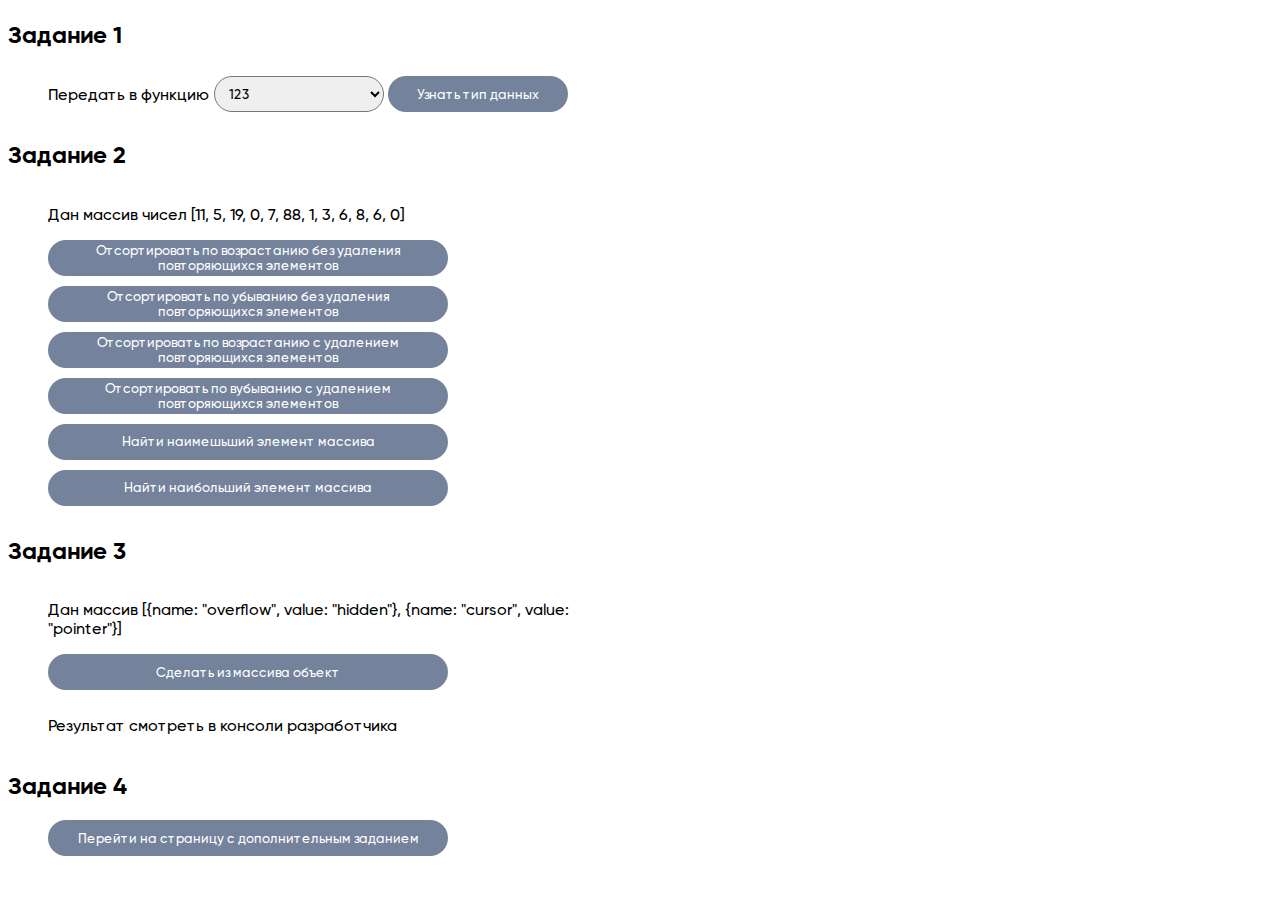
<file: index.html>
<!DOCTYPE html>
<html lang="en">
<head>
    <meta charset="UTF-8">
    <meta http-equiv="X-UA-Compatible" content="IE=edge">
    <meta name="viewport" content="width=device-width, initial-scale=1.0">
    <link rel="stylesheet" href="css/style.css">
    <title>Тестовое задание</title>
</head>
<body>
    <h2>Задание 1</h2>
    <div id="task1">
            <p>Передать в функцию</p>
            <select name="task1_select" id="task1_select">
                <option value="Number">123</option>
                <option value="String">"String"</option>
                <option value="Symbol">Symbol('a')</option>
                <option value="BigInt">123n</option>
                <option value="Boolean">true</option>
                <option value="Undefined">undefined</option>
                <option value="Null">null</option>
                <option value="Object"> Объект task1_select</option>
                <option value="Function">Функцию showType()</option>
            </select>
            <button id="task1_button">Узнать тип данных</button>
    </div>
    <h2>Задание 2</h2>
    <div id="task2">
        <p>Дан массив чисел [11, 5, 19, 0, 7, 88, 1, 3, 6, 8, 6, 0]</p>
        <button id="task2_button_1" class="same_buttons">Отсортировать по возрастанию без удаления повторяющихся элементов</button>
        <button id="task2_button_2" class="same_buttons">Отсортировать по убыванию без удаления повторяющихся элементов</button>
        <button id="task2_button_3" class="same_buttons">Отсортировать по возрастанию с удалением повторяющихся элементов</button>
        <button id="task2_button_4" class="same_buttons">Отсортировать по вубыванию с удалением повторяющихся элементов</button>
        <button id="task2_button_5" class="same_buttons">Найти наимешьший элемент массива</button>
        <button id="task2_button_6" class="same_buttons">Найти наибольший элемент массива</button>
    </div>
    <h2>Задание 3</h2>
    <div id="task3">
        <p>Дан массив [{name: "overflow", value: "hidden"}, {name: "cursor", value: "pointer"}]</p>
        <button id="task3_button" class="same_buttons">Сделать из массива объект</button>
        <p>Результат смотреть в консоли разработчика</p>
    </div>
    <h2>Задание 4</h2>
    <div id="task4">  
        <button onclick="document.location='html/maket.html'" class="same_buttons">Перейти на страницу с дополнительным заданием</button>
    </div>
</body>
<script src="js/script.js"></script>
</html>
</file>
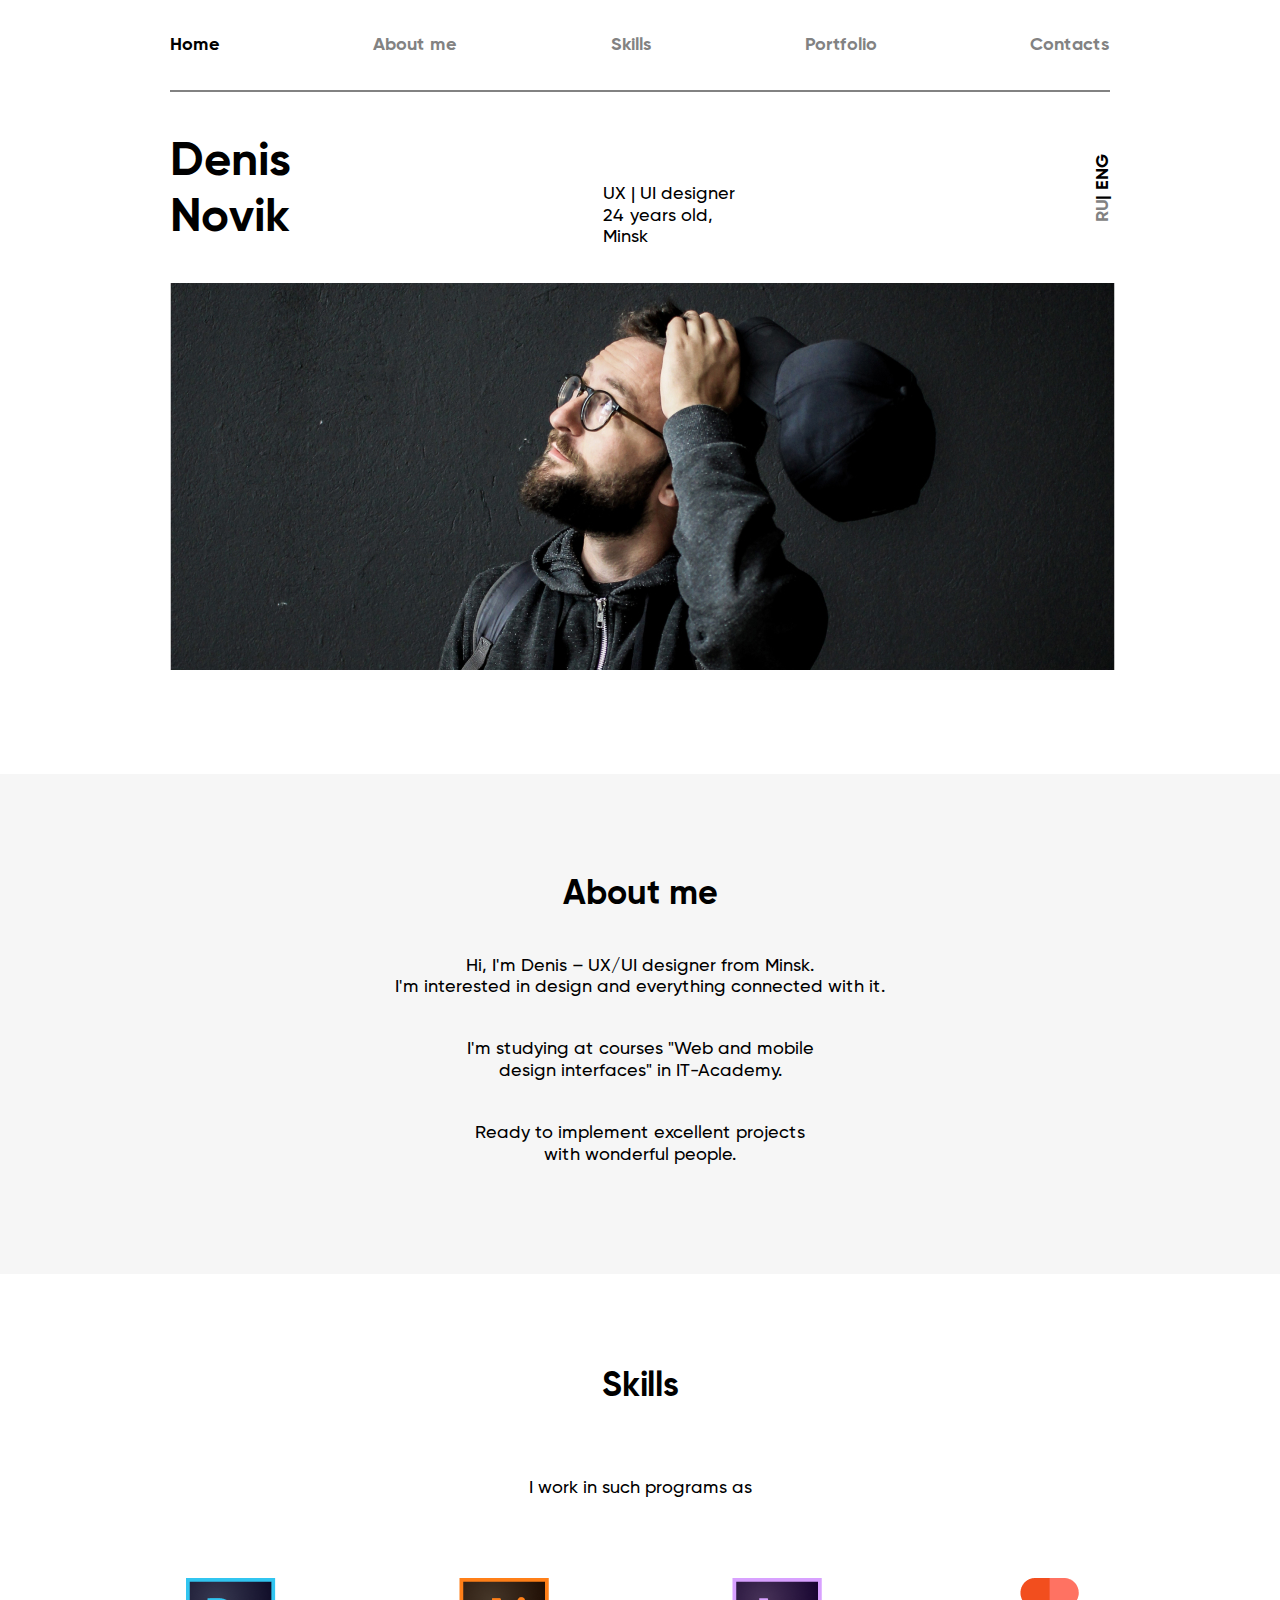
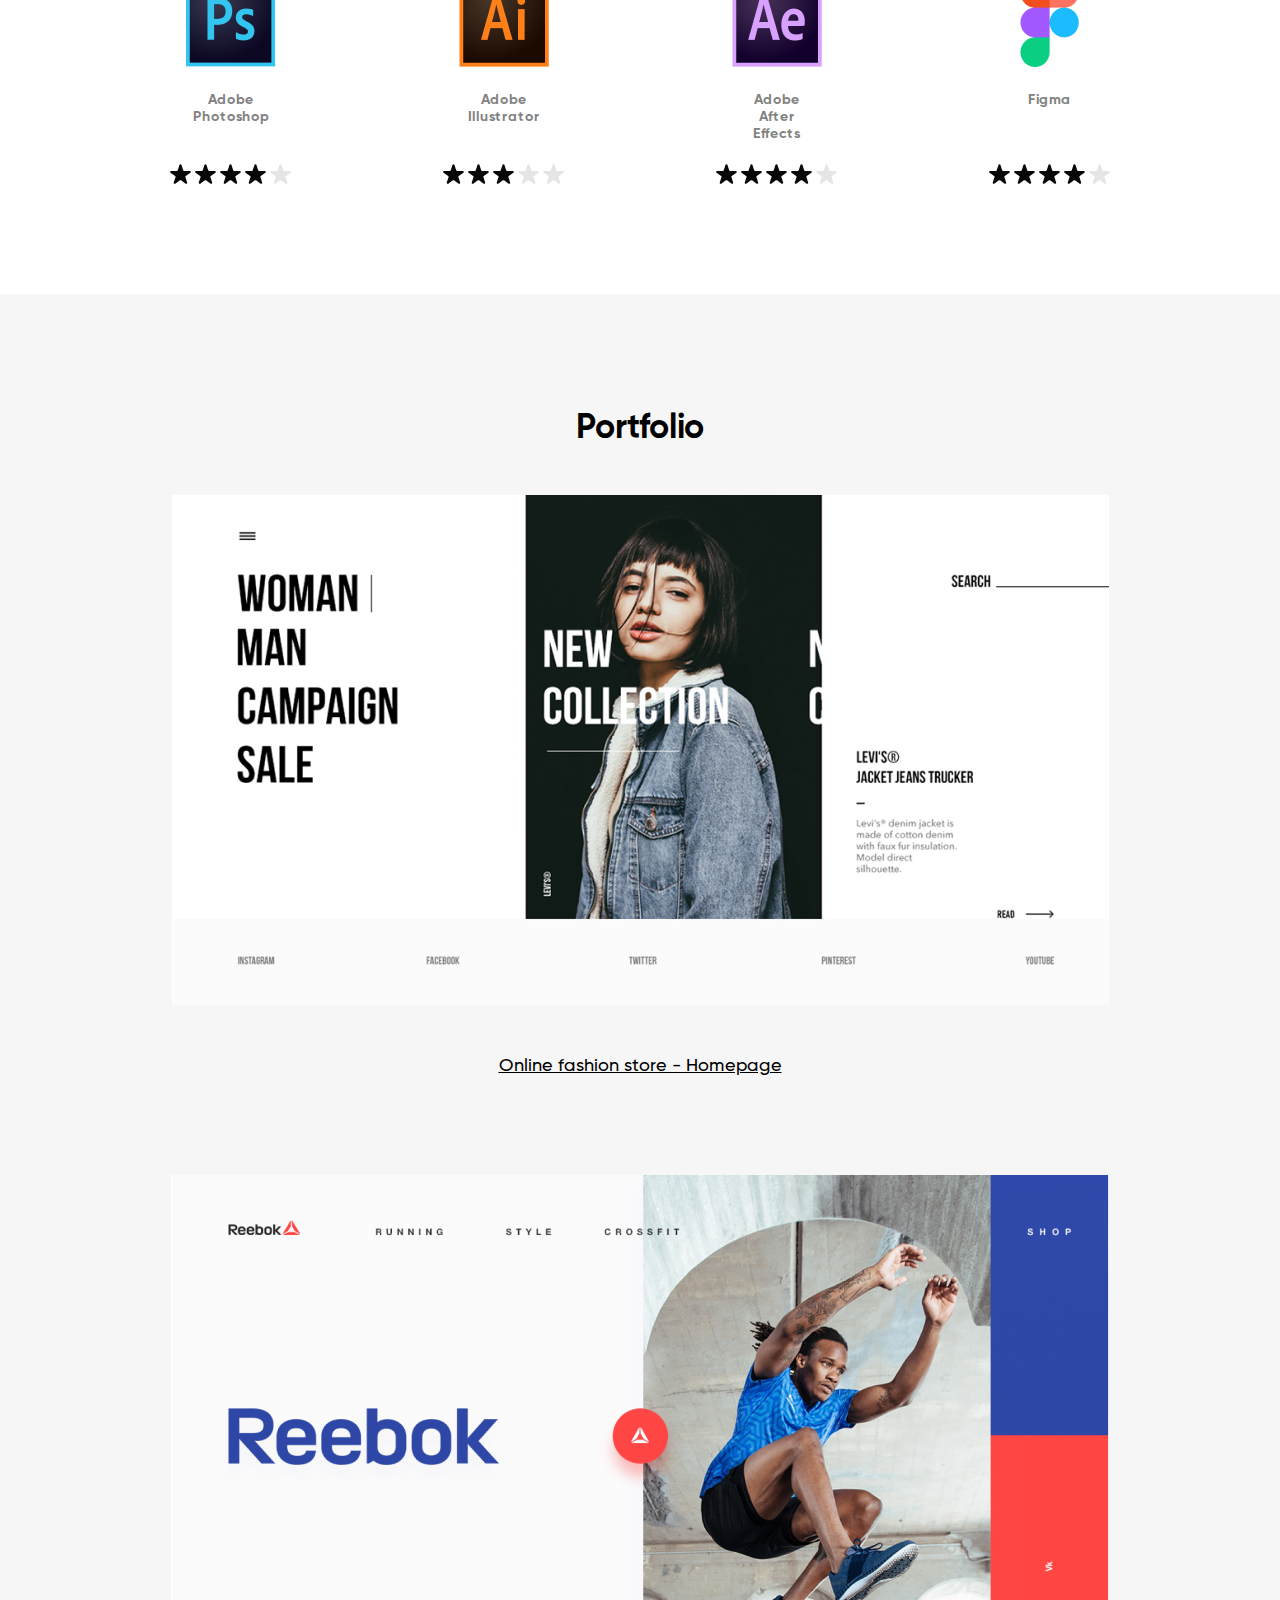
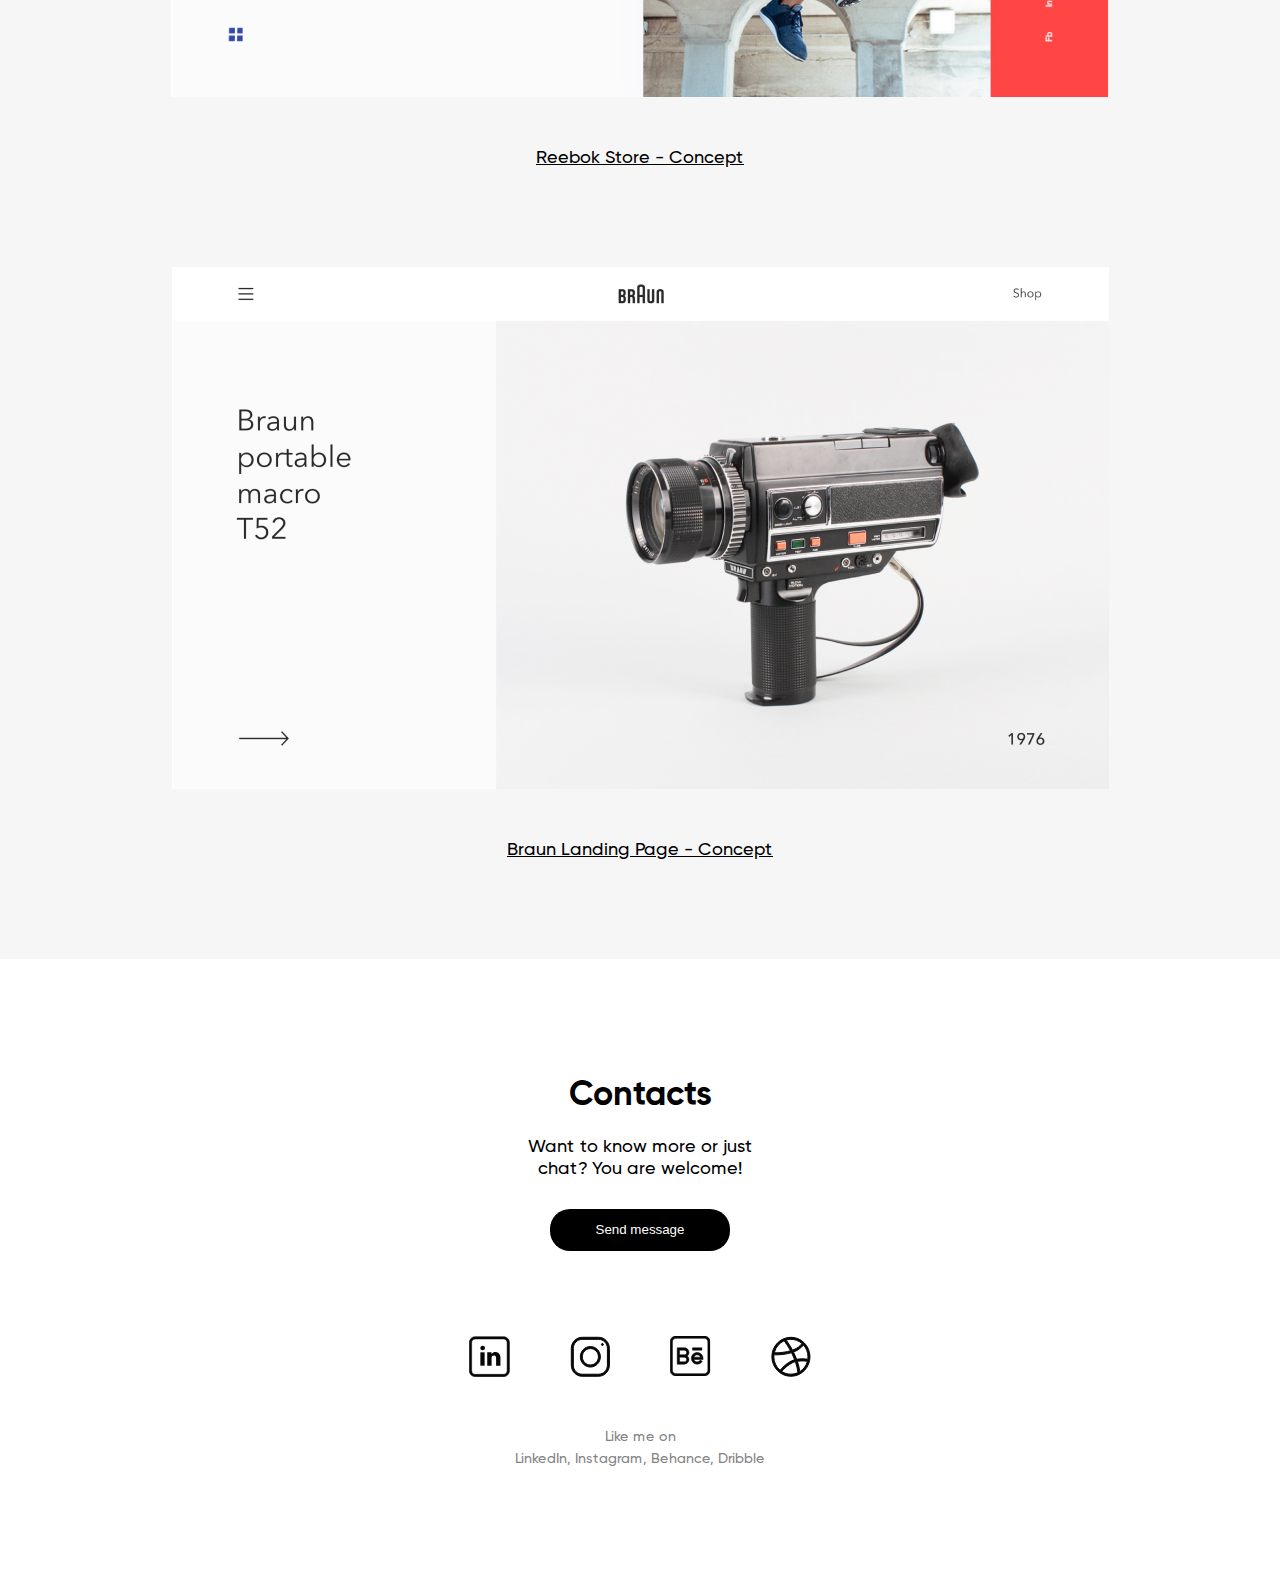
<file: html/maket.html>
<!DOCTYPE html>
<html lang="en">
<head>
    <meta charset="UTF-8">
    <meta http-equiv="X-UA-Compatible" content="IE=edge">
    <meta name="viewport" content="width=device-width, initial-scale=1.0">
    <link rel="stylesheet" href="../css/maket.css">
    <title>Denis Novik</title>
</head>
<body>
    <section id="home">
        <div>
            <nav>
                <ul id="navigation_ul">
                    <li class="navigation_li"><a href="#home"><span>Home</span></a></li>
                    <li class="navigation_li"><a href="#about">About me</a></li>
                    <li class="navigation_li"><a href="#skills">Skills</a></li>
                    <li class="navigation_li"><a href="#portfolio">Portfolio</a></li>
                    <li class="navigation_li"><a href="#contacts">Contacts</a></li>
                </ul>
            </nav>
            <div id="line"></div>
            <div class="elements_between" id="text_between">
                <h1>Denis Novik</h1>
                <div id="UXUI">
                    <p>UX | UI designer</p><p>24 years old, Minsk</p>
                </div>
                
                <div id="rotated_text"><p><a href="maketRU.html">RU</a>| ENG</p></div>
            </div>
            <img src="../images/Denis.jpg">
        </div>
    </section>
    <section id="about">
        <div id="about_div">
            <h2>About me</h2>
            <div id="about_div_p">
                <p>Hi, I'm Denis – UX/UI designer from Minsk.</p> <p>I'm interested in design and everything connected with it.</p>
            </div>
            
            <p id="about_p_2">I'm studying at courses "Web and mobile design interfaces" in IT-Academy.</p>
            <p id="about_p_3">Ready to implement excellent projects with wonderful people.</p>
        </div>
    </section>
    <section id="skills">
        <div>
            <h2>Skills</h2>
            <p>I work in such programs as</p>
            <div id="programs" class="elements_between">
                <div class="program">
                    <img src="../images/PS.png">
                    <p>Adobe Photoshop</p>
                    <div>
                        <img src="../images/Star_checked.svg">
                        <img src="../images/Star_checked.svg">
                        <img src="../images/Star_checked.svg">
                        <img src="../images/Star_checked.svg">
                        <img src="../images/Star_unchecked.svg">
                    </div>
                </div>
                <div class="program">
                    <img src="../images/AI.png" >
                    <p>Adobe Illustrator</p>
                    <div>
                        <img src="../images/Star_checked.svg">
                        <img src="../images/Star_checked.svg">
                        <img src="../images/Star_checked.svg">
                        <img src="../images/Star_unchecked.svg">
                        <img src="../images/Star_unchecked.svg">
                    </div>
                </div>
                <div class="program">
                    <img src="../images/AE.png" >
                    <p>Adobe After Effects</p>
                    <div>
                        <img src="../images/Star_checked.svg">
                        <img src="../images/Star_checked.svg">
                        <img src="../images/Star_checked.svg">
                        <img src="../images/Star_checked.svg">
                        <img src="../images/Star_unchecked.svg">
                    </div>
                </div>
                <div class="program">
                    <img src="../images/Figma.png" >
                    <p>Figma</p>
                    <div>
                        <img src="../images/Star_checked.svg">
                        <img src="../images/Star_checked.svg">
                        <img src="../images/Star_checked.svg">
                        <img src="../images/Star_checked.svg">
                        <img src="../images/Star_unchecked.svg">
                    </div>
                </div>
            </div>
        </div>
    </section>
    <section id="portfolio">
        <div>
            <h2>Portfolio</h2>
            <div class="item_inportfolio">
                <img src="../images/fashionStore.jpg" alt="">
                <a href="#">Online fashion store - Homepage</a>
            </div>
            <div class="item_inportfolio">
                <img src="../images/reebok.jpg" alt="">
                <a href="#">Reebok Store - Concept</a>
            </div>
            <div class="item_inportfolio">
                <img src="../images/braun.jpg" alt="">
                <a href="#">Braun Landing Page - Concept</a>
            </div>
        </div>
        
    </section>
    <section id="contacts">
        <div>
            <h2>Contacts</h2>
            <p>Want to know more or just chat? You are welcome!</p>
            <button id="send_message">Send message</button>
            <div id="socials">
                <a href=""><img src="../images/linkedIn.svg" alt="linkedIn" class="socials_img"></a>
                <a href=""><img src="../images/inst.svg" alt="linkedIn" class="socials_img"></a>
                <a href=""><img src="../images/Behance.svg" alt="linkedIn" class="socials_img"></a>
                <a href=""><img src="../images/Dribble.svg" alt="linkedIn" class="socials_img"></a>
            </div>
            <p class="little_text">Like me on</p>
            <p class="little_text">LinkedIn, Instagram, Behance, Dribble</p>
        </div>
    </section>
    <a id="up"><img src="../images/angle-up.svg" id="btm-img" width="50px" height="50px"></a>
</body>
<script src="../js/scrollscript.js"></script>
</html>
</file>
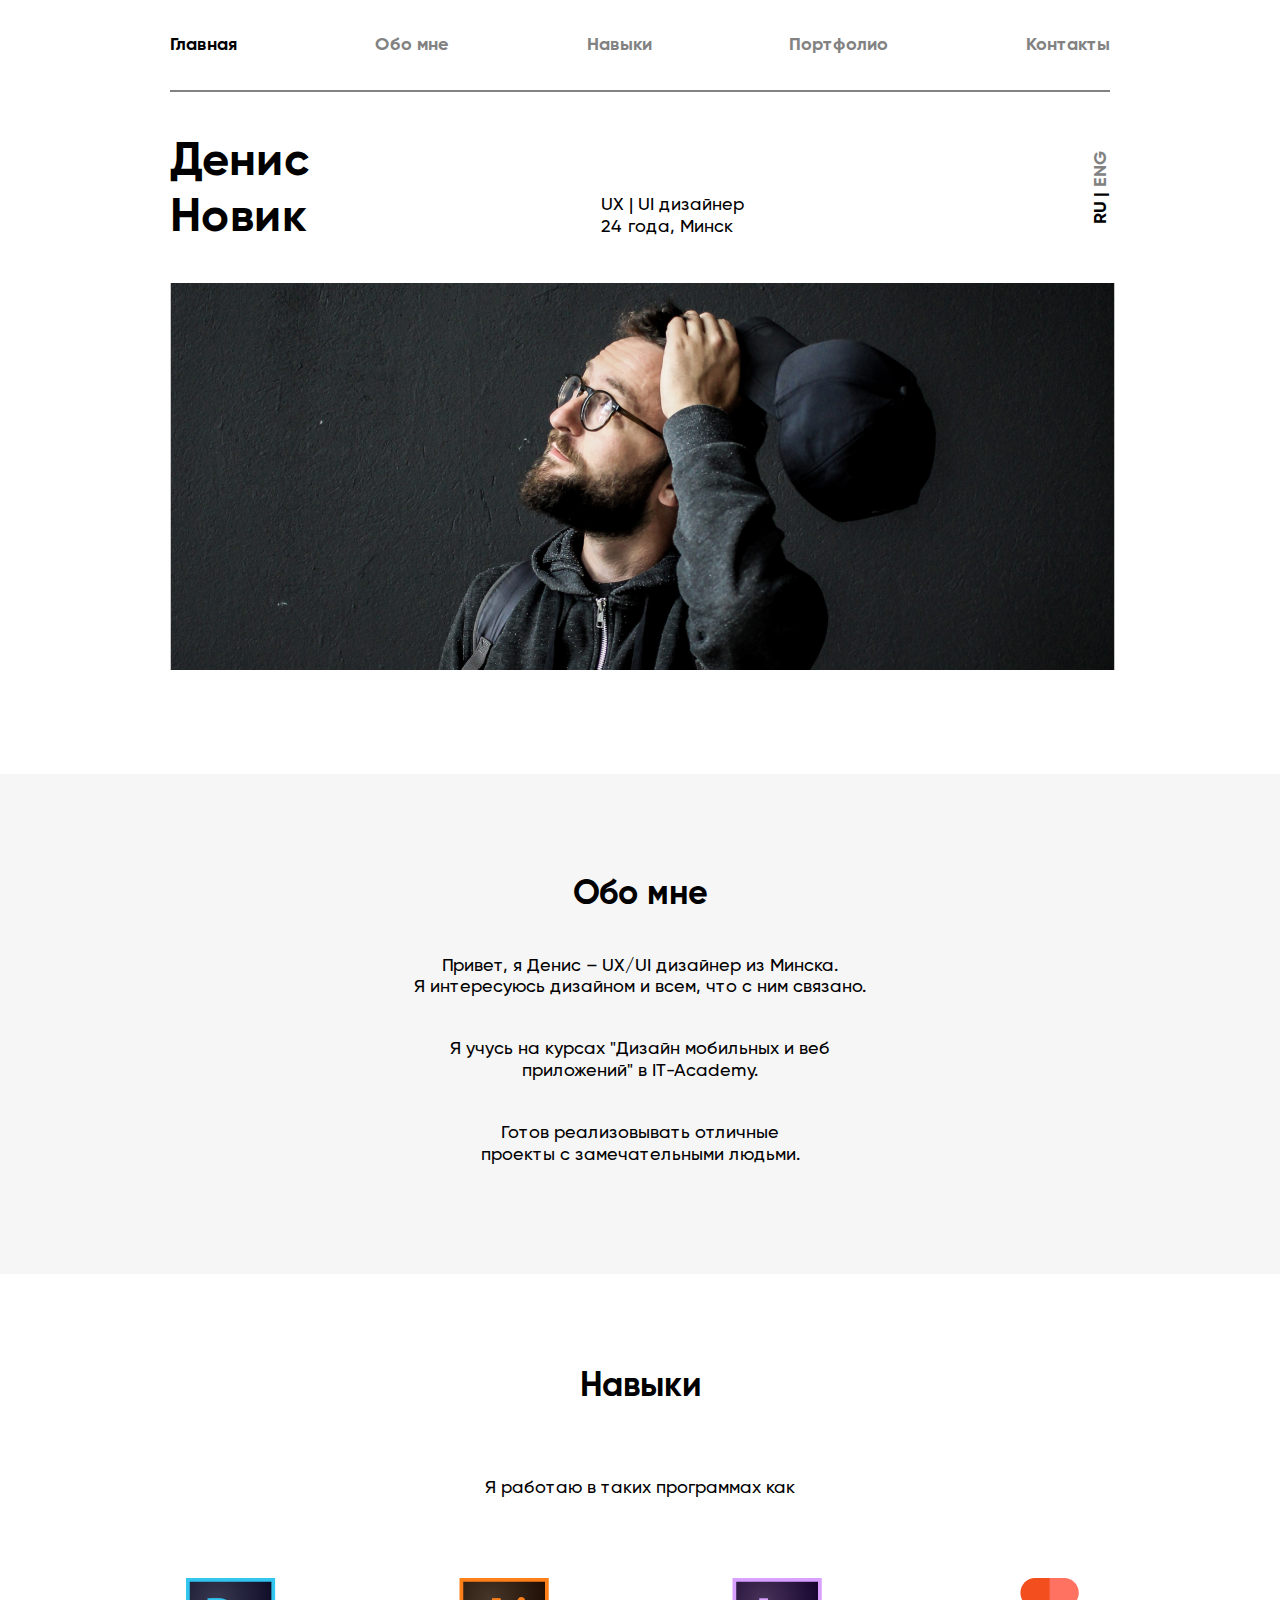
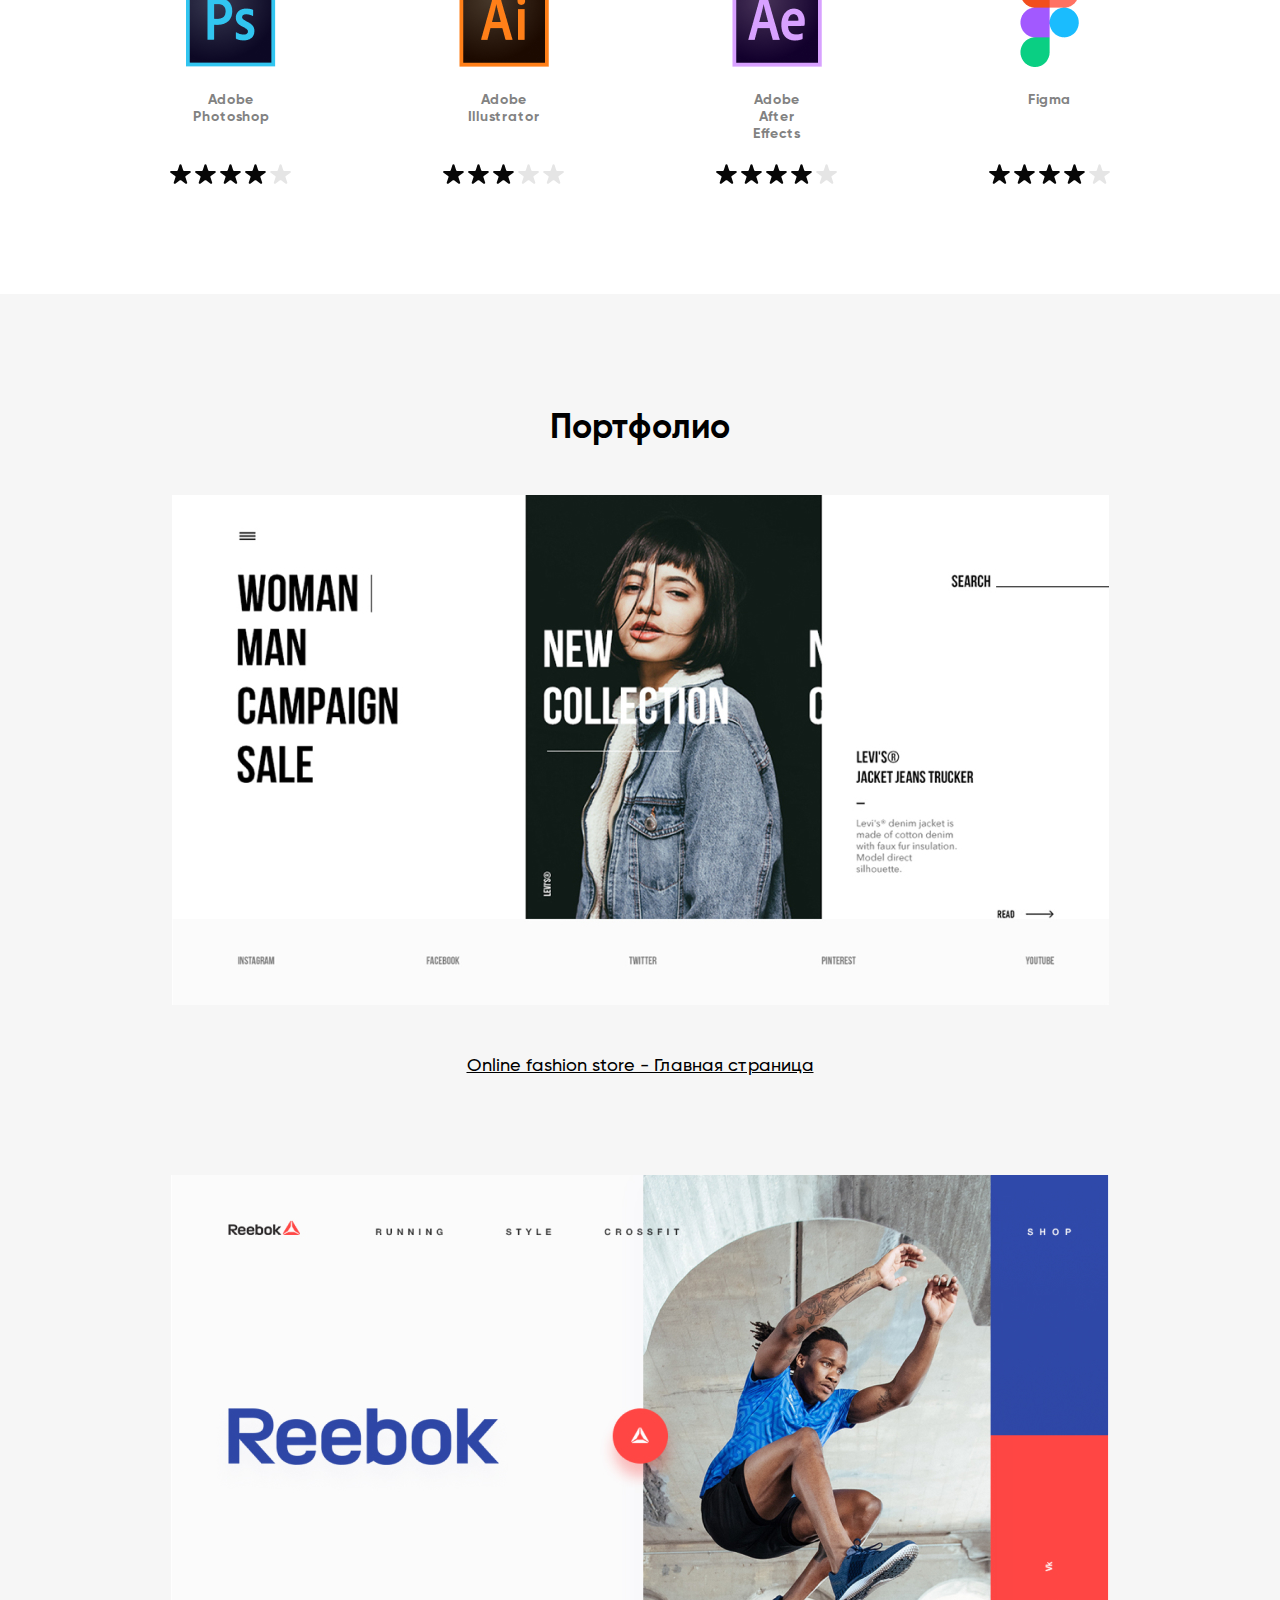
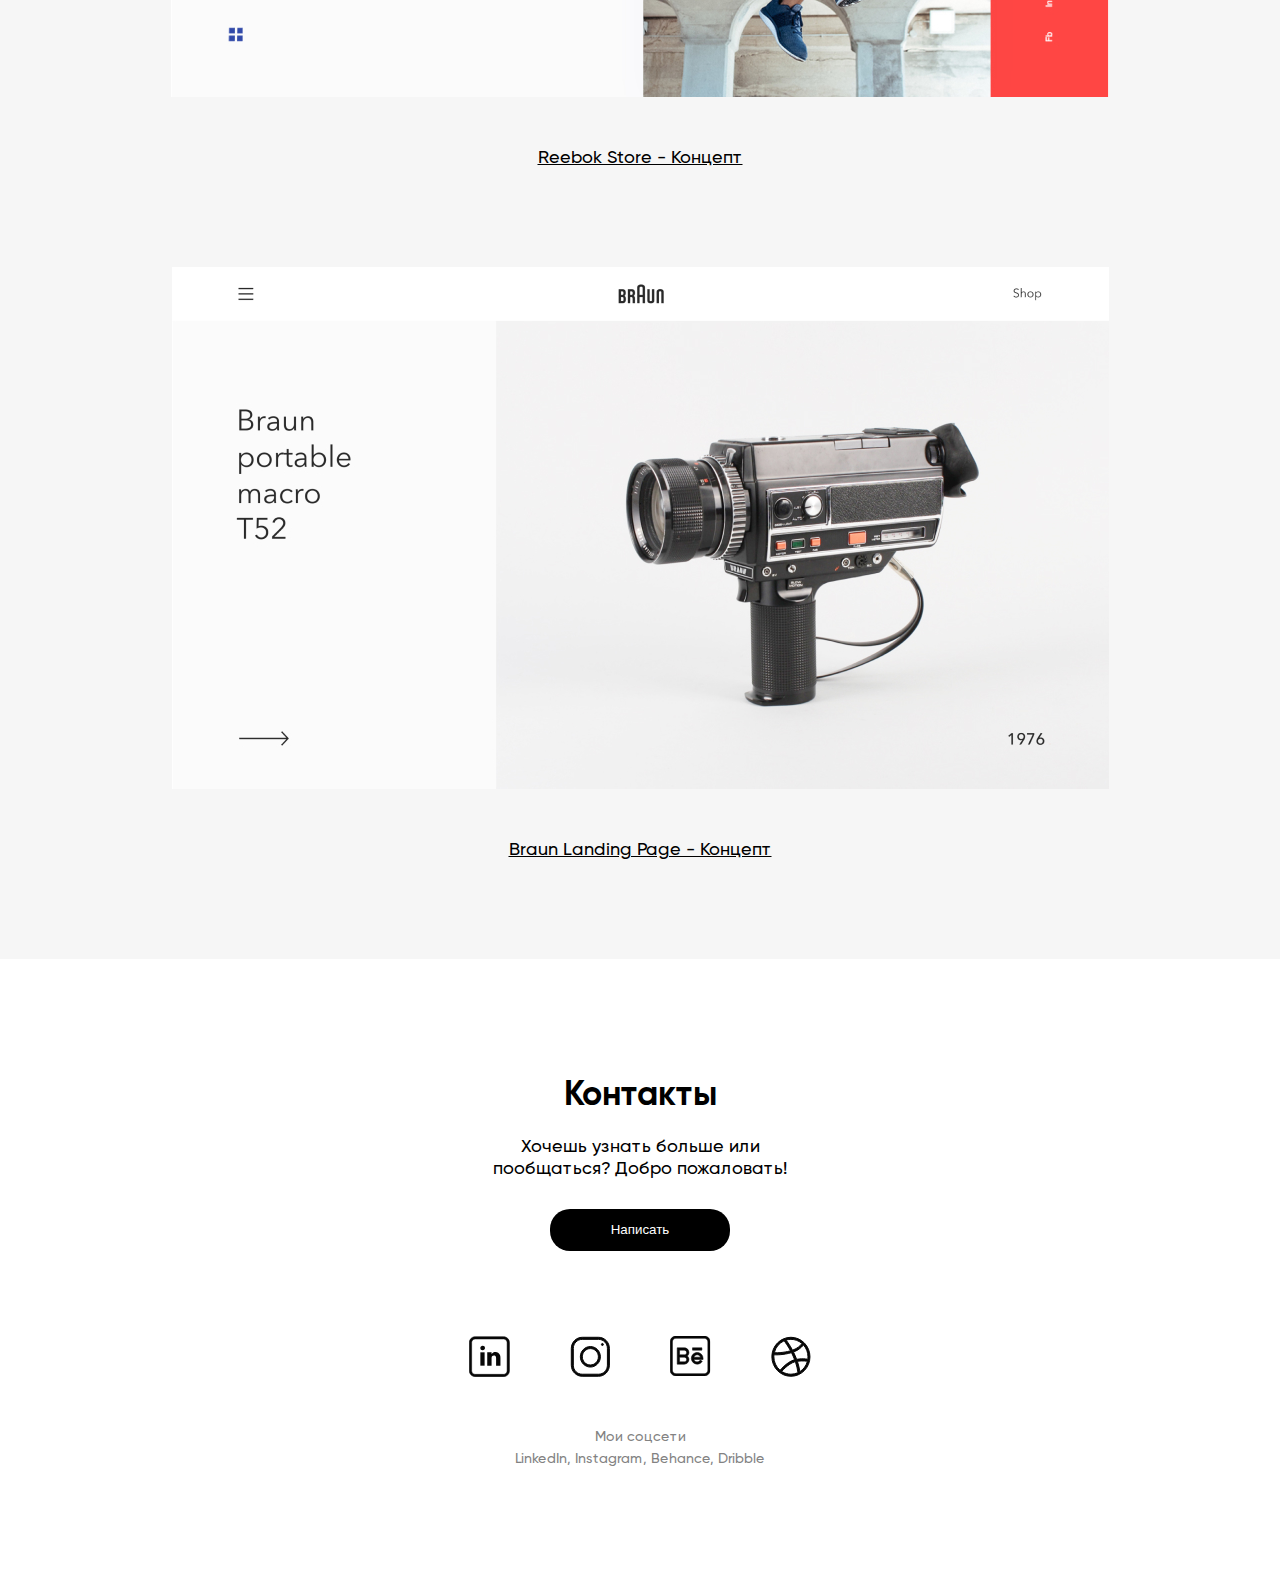
<file: html/maketRU.html>
<!DOCTYPE html>
<html lang="en">
<head>
    <meta charset="UTF-8">
    <meta http-equiv="X-UA-Compatible" content="IE=edge">
    <meta name="viewport" content="width=device-width, initial-scale=1.0">
    <link rel="stylesheet" href="../css/maket.css">
    <title>Денис Новик</title>
</head>
<body>
    <section id="home">
        <div>
            <nav>
                <ul id="navigation_ul">
                    <li class="navigation_li"><a href="#home"><span>Главная</span></a></li>
                    <li class="navigation_li"><a href="#about">Обо мне</a></li>
                    <li class="navigation_li"><a href="#skills">Навыки</a></li>
                    <li class="navigation_li"><a href="#portfolio">Портфолио</a></li>
                    <li class="navigation_li"><a href="#contacts">Контакты</a></li>
                </ul>
            </nav>
            <div id="line"></div>
            <div class="elements_between" id="text_between">
                <h1>Денис Новик</h1>
                <div id="UXUI">
                    <p>UX | UI дизайнер</p><p>24 года, Минск</p>
                </div>
                
                <div id="rotated_text"><p> RU | <a href="maket.html">ENG</a></p></div>
            </div>
            <img src="../images/Denis.jpg">
        </div>
    </section>
    <section id="about">
        <div id="about_div">
            <h2>Обо мне</h2>
            <div id="about_div_p">
                <p>Привет, я Денис – UX/UI дизайнер из Минска.</p> <p>Я интересуюсь дизайном и всем, что с ним связано.</p>
            </div>
            
            <p id="about_p_2">Я учусь на курсах "Дизайн мобильных и веб приложений" в IT-Academy.</p>
            <p id="about_p_3">Готов реализовывать отличные проекты с замечательными людьми.</p>
        </div>
    </section>
    <section id="skills">
        <div>
            <h2>Навыки</h2>
            <p>Я работаю в таких программах как</p>
            <div id="programs" class="elements_between">
                <div class="program">
                    <img src="../images/PS.png">
                    <p>Adobe Photoshop</p>
                    <div>
                        <img src="../images/Star_checked.svg">
                        <img src="../images/Star_checked.svg">
                        <img src="../images/Star_checked.svg">
                        <img src="../images/Star_checked.svg">
                        <img src="../images/Star_unchecked.svg">
                    </div>
                </div>
                <div class="program">
                    <img src="../images/AI.png" >
                    <p>Adobe Illustrator</p>
                    <div>
                        <img src="../images/Star_checked.svg">
                        <img src="../images/Star_checked.svg">
                        <img src="../images/Star_checked.svg">
                        <img src="../images/Star_unchecked.svg">
                        <img src="../images/Star_unchecked.svg">
                    </div>
                </div>
                <div class="program">
                    <img src="../images/AE.png" >
                    <p>Adobe After Effects</p>
                    <div>
                        <img src="../images/Star_checked.svg">
                        <img src="../images/Star_checked.svg">
                        <img src="../images/Star_checked.svg">
                        <img src="../images/Star_checked.svg">
                        <img src="../images/Star_unchecked.svg">
                    </div>
                </div>
                <div class="program">
                    <img src="../images/Figma.png" >
                    <p>Figma</p>
                    <div>
                        <img src="../images/Star_checked.svg">
                        <img src="../images/Star_checked.svg">
                        <img src="../images/Star_checked.svg">
                        <img src="../images/Star_checked.svg">
                        <img src="../images/Star_unchecked.svg">
                    </div>
                </div>
            </div>
        </div>
    </section>
    <section id="portfolio">
        <div>
            <h2>Портфолио</h2>
            <div class="item_inportfolio">
                <img src="../images/fashionStore.jpg" alt="">
                <a href="#">Online fashion store - Главная страница</a>
            </div>
            <div class="item_inportfolio">
                <img src="../images/reebok.jpg" alt="">
                <a href="#">Reebok Store - Концепт</a>
            </div>
            <div class="item_inportfolio">
                <img src="../images/braun.jpg" alt="">
                <a href="#">Braun Landing Page - Концепт</a>
            </div>
        </div>
        
    </section>
    <section id="contacts">
        <div>
            <h2>Контакты</h2>
            <p style="width: 350px;">Хочешь узнать больше или пообщаться? Добро пожаловать!</p>
            <button id="send_message">Написать</button>
            <div id="socials">
                <a href=""><img src="../images/linkedIn.svg" alt="linkedIn" class="socials_img"></a>
                <a href=""><img src="../images/inst.svg" alt="linkedIn" class="socials_img"></a>
                <a href=""><img src="../images/Behance.svg" alt="linkedIn" class="socials_img"></a>
                <a href=""><img src="../images/Dribble.svg" alt="linkedIn" class="socials_img"></a>
            </div>
            <p class="little_text">Мои соцсети</p>
            <p class="little_text">LinkedIn, Instagram, Behance, Dribble</p>
        </div>
    </section>
    <a id="up"><img src="../images/angle-up.svg" id="btm-img" width="50px" height="50px"></a>
</body>
<script src="../js/scrollscript.js"></script>
</html>
</file>
<file: css/style.css>
@font-face {
	font-family: 'Gilroy-Medium';
	src: url('../fonts/gilroy-medium.eot'); /* IE 9 Compatibility Mode */
	src: url('../fonts/gilroy-medium.eot?#iefix') format('embedded-opentype'), /* IE < 9 */
		url('../fonts/gilroy-medium.woff2') format('woff2'), /* Super Modern Browsers */
		url('../fonts/gilroy-medium.woff') format('woff'), /* Firefox >= 3.6, any other modern browser */
		url('../fonts/gilroy-medium.ttf') format('truetype'), /* Safari, Android, iOS */
		url('../fonts/gilroy-medium.svg#gilroy-medium') format('svg'); /* Chrome < 4, Legacy iOS */
}

@font-face {
	font-family: 'Gilroy-Bold';
	src: url('../fonts/gilroy-bold.eot'); /* IE 9 Compatibility Mode */
	src: url('../fonts/gilroy-bold.eot?#iefix') format('embedded-opentype'), /* IE < 9 */
		url('../fonts/gilroy-bold.woff2') format('woff2'), /* Super Modern Browsers */
		url('../fonts/gilroy-bold.woff') format('woff'), /* Firefox >= 3.6, any other modern browser */
		url('../fonts/gilroy-bold.ttf') format('truetype'), /* Safari, Android, iOS */
		url('../fonts/gilroy-bold.svg#gilroy-bold') format('svg'); /* Chrome < 4, Legacy iOS */
}
h2{
    font-family: "Gilroy-Bold";
}
*{
    font-family: "Gilroy-Medium";
}


#task1{
    width: 520px;
    display: flex;
    align-items: center;
    justify-content: space-between;
    margin-left: 40px;
}
#task1_select{
    width: 170px; 
    height: 36px;
    border-radius: 20px;
    padding-left: 10px;
    cursor: pointer;
}
#task1_button{
    background:rgb(116, 130, 155);
    border: none;
    width: 180px;
    height: 36px;
    color: white;
    border-radius: 20px;
    cursor: pointer;
    transition-duration: .3s;
}
#task1_button:hover{
    background:rgb(120, 167, 131);
}



#task2{
    display: flex;
    flex-direction: column;
    width: 520px;
    margin-left: 40px;
}

.same_buttons{
    background:rgb(116, 130, 155);
    border: none;
    margin-bottom: 10px;
    width: 400px;
    height: 36px;
    color: white;
    border-radius: 20px;
    cursor: pointer;
    transition-duration: .3s;
}
.same_buttons:hover{
    background:rgb(120, 167, 131);
}

#task3{
    display: flex;
    flex-direction: column;
    width: 550px;
    margin-left: 40px;
}




#task4{
    display: flex;
    flex-direction: column;
    width: 550px;
    margin-left: 40px;
}
</file>
<file: css/maket.css>
@font-face {
	font-family: 'Gilroy-Medium';
	src: url('../fonts/gilroy-medium.eot'); /* IE 9 Compatibility Mode */
	src: url('../fonts/gilroy-medium.eot?#iefix') format('embedded-opentype'), /* IE < 9 */
		url('../fonts/gilroy-medium.woff2') format('woff2'), /* Super Modern Browsers */
		url('../fonts/gilroy-medium.woff') format('woff'), /* Firefox >= 3.6, any other modern browser */
		url('../fonts/gilroy-medium.ttf') format('truetype'), /* Safari, Android, iOS */
		url('../fonts/gilroy-medium.svg#gilroy-medium') format('svg'); /* Chrome < 4, Legacy iOS */
}

@font-face {
	font-family: 'Gilroy-Bold';
	src: url('../fonts/gilroy-bold.eot'); /* IE 9 Compatibility Mode */
	src: url('../fonts/gilroy-bold.eot?#iefix') format('embedded-opentype'), /* IE < 9 */
		url('../fonts/gilroy-bold.woff2') format('woff2'), /* Super Modern Browsers */
		url('../fonts/gilroy-bold.woff') format('woff'), /* Firefox >= 3.6, any other modern browser */
		url('../fonts/gilroy-bold.ttf') format('truetype'), /* Safari, Android, iOS */
		url('../fonts/gilroy-bold.svg#gilroy-bold') format('svg'); /* Chrome < 4, Legacy iOS */
}


body{
    /* width: 940px; */
    margin: 0;
}
#up {
    position: fixed;
    right: 0;
    bottom: 0;
    margin-right: 25px;
    margin-bottom: 10px;
    display: none;
}
section{
    display: flex;
    align-items: center;
    justify-content: center;
}

p{
    font-family: 'Gilroy-Medium';
    font-size: 18px;
    Line-height: 21.83px;
    margin: 0;
}

span{
    color: #828282;
}

h2{
    font-family: 'Gilroy-Bold';
    font-size: 34px;
    Line-height: 42px;
}

#home{
    display: flex;
    align-items: center;
    justify-content: center;
    margin-bottom: 100px;
}

#home > div{
    width: 940px;
}

nav{
    height: 90px;
    display: flex;
}

#navigation_ul{
    display: flex;
    align-items: center;
    justify-content: space-between;
    width: 100%;
    padding: 0;
    margin: 0;
}

li{
    list-style: none;

}

li a{
    text-decoration: none;
    color: #828282;
    font-family: 'Gilroy-Bold';
    font-size: 18px;
    Line-height: 21.83px;
    transition: .3s;
}

li a:hover{
    font-size: 20px;
}


li span{
    color: black;
}

#line{
    border: 1px solid #828282;
}

.elements_between{
    display:flex;
    justify-content:space-between;
}

#text_between{
    height: 190px;
    align-items: center;
}

h1{
    width: 120px;
    font-family: 'Gilroy-Bold';
    font-size: 47px;
    margin: 0;
}

#UXUI{
    width: 155px;
    margin-top: 55px;
    margin-left: 30px;
}

#UXUI p{
    margin: 0;
   
}

#rotated_text{
    padding-top: 55px;
    transform: rotate(-90deg);
    font-family: 'Gilroy-Bold';
    
}
#rotated_text p{
    font-family: 'Gilroy-Bold';
    font-size: 18px;
    
}

#rotated_text a{
    transition-duration: .3s;
    text-decoration: none;   
    color: #828282;
}
#rotated_text a:hover{
    font-size: 19px;  
}






#about{
    margin: 0 auto;
    background-color: #F6F6F6;

}

#about_div{
    width: 940px;
    height: 500px;
    display: flex;
    align-items: center;
    justify-content: center;
    flex-direction: column;
}

#about_div *{
    margin-bottom: 40px;
    text-align: center;
}

#about_div_p{
    margin-bottom: 40px;
}

#about_div_p p{
    margin-bottom: 0;
}

#about_p_2{
    width: 395px;
}

#about_p_3{
    width: 355px;
}





#skills{
    margin-bottom: 106px;
}

#skills > div{
    text-align: center;
    width: 940px;

}

#skills h2{
    margin-top: 90px;
    margin-bottom: 70px;
}

#skills > div > p{
    margin-top: 0;
    margin-bottom: 80px;

}

.program{
    display: flex;
    flex-direction: column;
    align-items: center;
}
.program p{
    color: #828282;
    font-size: 14px;
    font-family: 'Gilroy-Bold';
    line-height: 17px;
    width: 80px;
    height: 33.33px;
    margin-top: 24px;
    margin-bottom: 40px;
}



#portfolio{
    margin: 0 auto;
    background-color:#F6F6F6;

}
#portfolio > div{
    width: 940px;
    display: flex;
    align-items: center;
    justify-content: center;
    flex-direction: column;
}

#portfolio h2{
    margin-top: 112px;
    margin-bottom: 47px;
}

.item_inportfolio{
    text-align: center;
    margin-bottom: 99px;
}
.item_inportfolio > img{
    margin-bottom: 45px;
}
#portfolio a {
    color: black;
    font-family: 'Gilroy-Medium';
    font-size: 18px;
    line-height: 22px;
    transition-duration: .3s;
}

#portfolio a:hover{
    font-size: 19px;
}

#contacts{
    margin-bottom: 123px;
}

#contacts > div{
    width: 940px;
    display: flex;
    align-items: center;
    flex-direction: column;
    text-align: center;
}

#contacts h2{
    margin-top: 114px;
    margin-bottom: 20px;
}
#contacts > div p{
    width: 275px;
}
#send_message{
    margin-top: 30px;
    margin-bottom: 85px;
    background:black;
    border: none;
    width: 180px;
    height: 42px;
    color: white;
    border-radius: 20px;
    cursor: pointer;
    transition-duration: .3s;
}
#send_message:hover{
    transform: scale(1.1)
}

#socials{
    width: 342px;
    display: flex;
    align-items: center;
    justify-content: space-between;
    margin-bottom: 45px;
}

.socials_img{
    border: 0;
    cursor: pointer;
    transition-duration: .3s;
}

.socials_img:hover{
    transform: scale(1.1)
}

.little_text{
    color: #828282;
    font-size: 14px;
}
</file>
